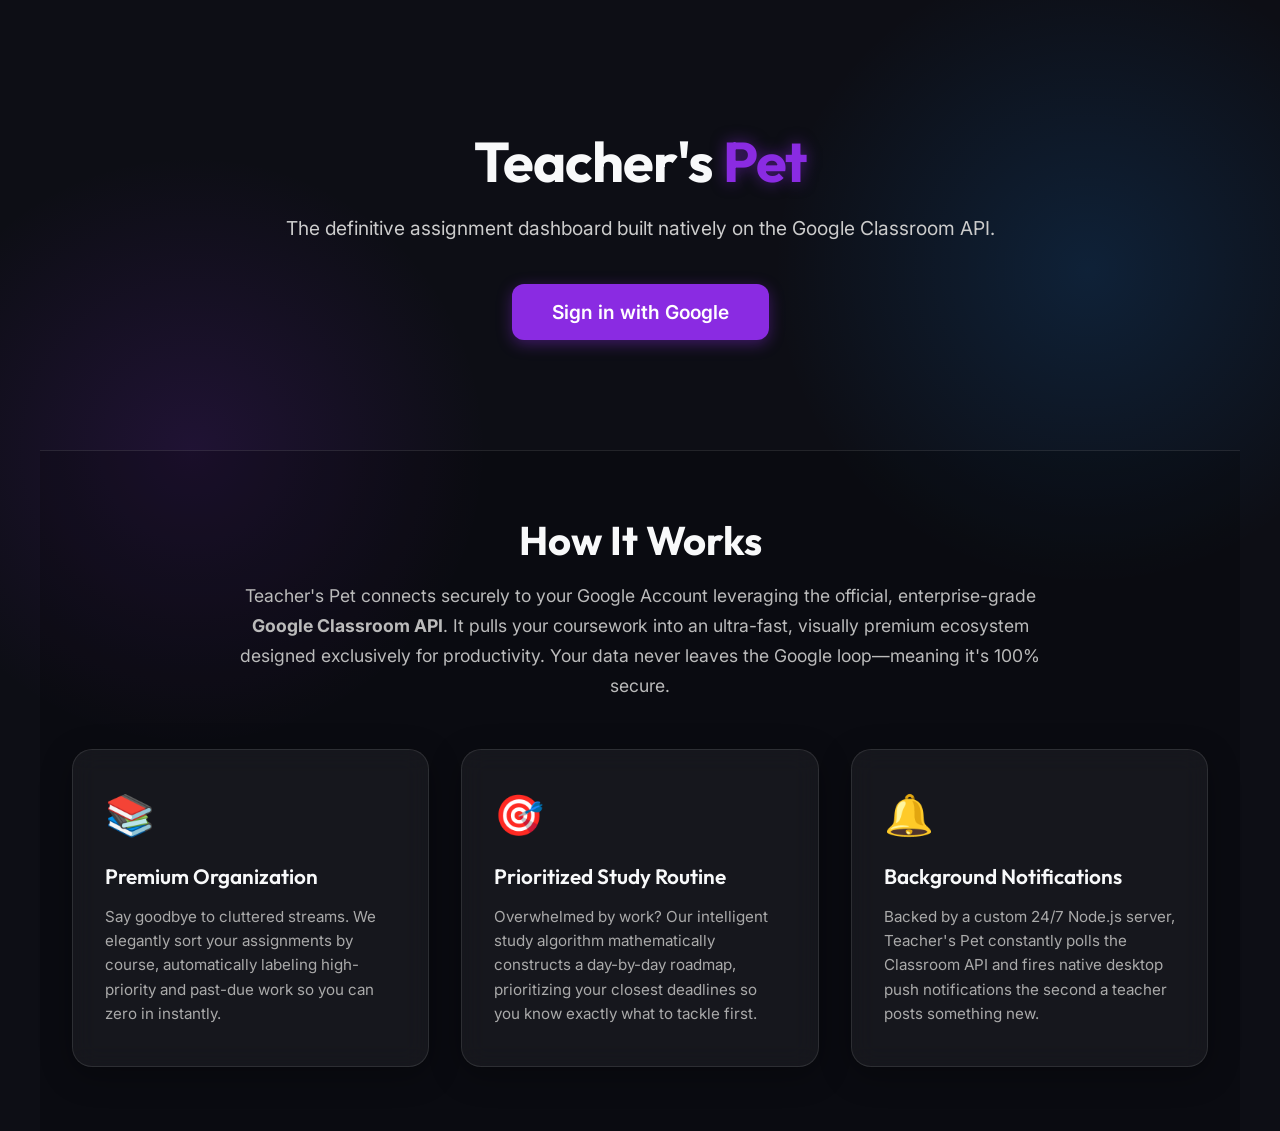
<file: index.html>
<!DOCTYPE html>
<html lang="en">
<head>
    <meta charset="UTF-8">
    <meta name="viewport" content="width=device-width, initial-scale=1.0">
    <title>Teacher's Pet - Dashboard</title>
    <meta name="description" content="A sleek Google Classroom assignment dashboard.">
    <!-- Google Fonts -->
    <link href="https://fonts.googleapis.com/css2?family=Outfit:wght@300;400;600;800&family=Inter:wght@400;500;700&display=swap" rel="stylesheet">
    <!-- Local Styles -->
    <link rel="stylesheet" href="styles.css">
</head>
<body>
    <div id="app-container">
        <!-- Auth View (Landing Page) -->
        <div id="auth-view" class="view active-view">
            <div class="landing-hero fade-in">
                <div class="hero-content">
                    <h1 class="title">Teacher's <span class="accent">Pet</span></h1>
                    <p class="subtitle">The definitive assignment dashboard built natively on the Google Classroom API.</p>
                    <div class="hero-actions">
                        <button id="auth-btn" class="btn primary-btn large-btn">Sign in with Google</button>
                        <button id="revoke-btn" class="btn secondary-btn" style="display: none;">Sign Out</button>
                    </div>
                    <div id="auth-status" class="status-text"></div>
                </div>
            </div>

            <section class="landing-features slide-up">
                <div class="landing-container">
                    <h2 class="section-title">How It Works</h2>
                    <p class="section-desc">Teacher's Pet connects securely to your Google Account leveraging the official, enterprise-grade <strong>Google Classroom API</strong>. It pulls your coursework into an ultra-fast, visually premium ecosystem designed exclusively for productivity. Your data never leaves the Google loop—meaning it's 100% secure.</p>
                    
                    <div class="feature-grid">
                        <div class="glass-panel feature-card">
                            <div class="feature-icon">📚</div>
                            <h3>Premium Organization</h3>
                            <p>Say goodbye to cluttered streams. We elegantly sort your assignments by course, automatically labeling high-priority and past-due work so you can zero in instantly.</p>
                        </div>
                        <div class="glass-panel feature-card">
                            <div class="feature-icon">🎯</div>
                            <h3>Prioritized Study Routine</h3>
                            <p>Overwhelmed by work? Our intelligent study algorithm mathematically constructs a day-by-day roadmap, prioritizing your closest deadlines so you know exactly what to tackle first.</p>
                        </div>
                        <div class="glass-panel feature-card">
                            <div class="feature-icon">🔔</div>
                            <h3>Background Notifications</h3>
                            <p>Backed by a custom 24/7 Node.js server, Teacher's Pet constantly polls the Classroom API and fires native desktop push notifications the second a teacher posts something new.</p>
                        </div>
                    </div>
                </div>
            </section>
        </div>

        <!-- Dashboard View -->
        <div id="dashboard-view" class="view" style="display: none;">
            <header class="glass-header slide-down">
                <div class="header-content">
                    <h2>Teacher's <span class="accent">Pet</span></h2>
                    <div class="user-controls">
                        <button id="refresh-btn" class="icon-btn" title="Refresh Assignments">
                            <svg fill="currentColor" viewBox="0 0 24 24" class="icon"><path d="M17.65 6.35C16.2 4.9 14.21 4 12 4c-4.42 0-7.99 3.58-7.99 8s3.57 8 7.99 8c3.73 0 6.84-2.55 7.73-6h-2.08c-.82 2.33-3.04 4-5.65 4-3.31 0-6-2.69-6-6s2.69-6 6-6c1.66 0 3.14.69 4.22 1.78L13 11h7V4l-2.35 2.35z"/></svg>
                        </button>
                        <button id="signout-btn" class="btn secondary-btn small-btn">Sign Out</button>
                    </div>
                </div>
                <nav class="tab-nav">
                    <button class="tab-btn active" data-tab="assignments-tab">Assignments</button>
                    <button class="tab-btn" data-tab="announcements-tab">Announcements</button>
                    <button class="tab-btn" data-tab="routine-tab">Study Routine</button>
                    <button class="tab-btn" data-tab="archive-tab">Archive</button>
                </nav>
            </header>
            
            <main class="dashboard-content slide-up">
                <div class="filters">
                    <select id="course-filter" class="glass-select">
                        <option value="all">All Courses</option>
                    </select>
                </div>

                <div id="loading-spinner" class="spinner-container" style="display: none;">
                    <div class="spinner"></div>
                    <p>Syncing Classroom Data...</p>
                </div>

                <!-- Tab Sections -->
                <div id="assignments-tab" class="tab-content active">
                    <div id="assignments-progress" class="week-progress-wrapper"></div>
                    <div id="assignments-grid" class="grid">
                        <!-- Dynamic assignment cards go here -->
                    </div>
                </div>

                <div id="announcements-tab" class="tab-content" style="display: none;">
                    <div id="announcements-list" class="feed-list">
                        <!-- Dynamic announcements go here -->
                    </div>
                </div>

                <div id="routine-tab" class="tab-content" style="display: none;">
                    <div id="routine-container" class="routine-layout">
                        <!-- Smart generated routine schedule goes here -->
                    </div>
                </div>

                <div id="archive-tab" class="tab-content" style="display: none;">
                    <div id="archive-list" class="archive-list">
                        <!-- Completed & graded assignments go here -->
                    </div>
                </div>
            </main>
        </div>
    </div>

    <!-- Scripts -->
    <script src="https://accounts.google.com/gsi/client" async defer></script>
    <script src="https://apis.google.com/js/api.js" async defer></script>
    <script type="module" src="app.js"></script>
</body>
</html>
</file>
<file: styles.css>
:root {
  /* Dark Mode Palette */
  --bg-color: #0d0e15;
  --panel-bg: rgba(255, 255, 255, 0.05);
  --panel-border: rgba(255, 255, 255, 0.1);
  --text-main: #f8f9fa;
  --text-muted: #adb5bd;
  
  /* Accents */
  --accent-primary: #8a2be2;
  --accent-hover: #9d4edd;
  
  /* Priorities */
  --priority-high: #ff4d4f;
  --priority-high-bg: rgba(255, 77, 79, 0.15);
  --priority-medium: #faad14;
  --priority-medium-bg: rgba(250, 173, 20, 0.15);
  --priority-low: #52c41a;
  --priority-low-bg: rgba(82, 196, 26, 0.15);

  /* Status */
  --status-turned-in: #52c41a;
  --status-missing: #ff4d4f;
  --status-assigned: #1890ff;
  
  --font-heading: 'Outfit', sans-serif;
  --font-body: 'Inter', sans-serif;
}

* {
  box-sizing: border-box;
  margin: 0;
  padding: 0;
}

body {
  font-family: var(--font-body);
  background: var(--bg-color);
  color: var(--text-main);
  background-image: 
    radial-gradient(circle at 15% 50%, rgba(138, 43, 226, 0.15), transparent 25%),
    radial-gradient(circle at 85% 30%, rgba(24, 144, 255, 0.15), transparent 25%);
  background-attachment: fixed;
  min-height: 100vh;
  overflow-x: hidden;
}

/* Typography */
h1, h2, h3 {
  font-family: var(--font-heading);
  font-weight: 700;
}

.title {
  font-size: 3.5rem;
  margin-bottom: 0.5rem;
  letter-spacing: -1px;
}

.subtitle {
  font-size: 1.1rem;
  color: var(--text-muted);
  margin-bottom: 2rem;
}

.accent {
  color: var(--accent-primary);
  text-shadow: 0 0 15px rgba(138, 43, 226, 0.5);
}

/* Glassmorphism Classes */
.glass-panel {
  background: var(--panel-bg);
  border: 1px solid var(--panel-border);
  backdrop-filter: blur(12px);
  -webkit-backdrop-filter: blur(12px);
  border-radius: 20px;
  padding: 3rem 2rem;
  box-shadow: 0 8px 32px 0 rgba(0, 0, 0, 0.3);
}

.glass-header {
  background: rgba(13, 14, 21, 0.8);
  backdrop-filter: blur(16px);
  -webkit-backdrop-filter: blur(16px);
  border-bottom: 1px solid var(--panel-border);
  position: sticky;
  top: 0;
  z-index: 100;
  padding: 1rem 0;
}

/* Buttons */
.btn {
  font-family: var(--font-body);
  font-weight: 600;
  padding: 0.8rem 1.5rem;
  border-radius: 12px;
  border: none;
  cursor: pointer;
  transition: all 0.3s cubic-bezier(0.25, 0.8, 0.25, 1);
  display: inline-flex;
  align-items: center;
  justify-content: center;
}

.primary-btn {
  background: var(--accent-primary);
  color: #fff;
  box-shadow: 0 4px 15px rgba(138, 43, 226, 0.4);
}

.primary-btn:hover {
  background: var(--accent-hover);
  transform: translateY(-2px);
  box-shadow: 0 6px 20px rgba(138, 43, 226, 0.6);
}

.secondary-btn {
  background: rgba(255, 255, 255, 0.1);
  color: var(--text-main);
  border: 1px solid var(--panel-border);
}

.secondary-btn:hover {
  background: rgba(255, 255, 255, 0.15);
  transform: translateY(-2px);
}

.icon-btn {
  background: transparent;
  border: none;
  color: var(--text-muted);
  cursor: pointer;
  padding: 0.5rem;
  border-radius: 50%;
  transition: all 0.2s ease;
  display: flex;
  align-items: center;
}

.icon-btn:hover {
  background: var(--panel-bg);
  color: var(--text-main);
  transform: rotate(15deg);
}

.icon {
  width: 24px;
  height: 24px;
}

/* Layouts */
.text-center { text-align: center; }

#app-container {
  max-width: 1200px;
  margin: 0 auto;
  min-height: 100vh;
  display: flex;
  flex-direction: column;
}

.view {
  flex: 1;
  width: 100%;
}

#auth-view {
  display: flex;
  flex-direction: column;
  align-items: center;
  justify-content: flex-start;
  min-height: 100vh;
}

/* Landing Page Styles */
.landing-hero {
  width: 100%;
  padding: 6rem 2rem 4rem;
  text-align: center;
  display: flex;
  flex-direction: column;
  align-items: center;
  justify-content: center;
  min-height: 50vh;
}

.hero-content {
  max-width: 800px;
}

.hero-content .title {
  font-size: 3.5rem;
  margin-bottom: 1rem;
}

.hero-content .subtitle {
  font-size: 1.2rem;
  color: #ccc;
  margin-bottom: 2.5rem;
  line-height: 1.6;
}

.hero-actions {
  display: flex;
  gap: 1rem;
  justify-content: center;
  margin-bottom: 1rem;
}

.large-btn {
  font-size: 1.2rem;
  padding: 1rem 2.5rem;
}

.landing-features {
  width: 100%;
  padding: 4rem 2rem;
  background: rgba(0, 0, 0, 0.2);
  border-top: 1px solid var(--panel-border);
  flex: 1;
}

.landing-container {
  max-width: 1200px;
  margin: 0 auto;
}

.section-title {
  font-size: 2.5rem;
  font-weight: 700;
  margin-bottom: 1rem;
  text-align: center;
}

.section-desc {
  font-size: 1.1rem;
  color: #bbb;
  text-align: center;
  max-width: 800px;
  margin: 0 auto 3rem;
  line-height: 1.7;
}

.feature-grid {
  display: grid;
  grid-template-columns: repeat(auto-fit, minmax(300px, 1fr));
  gap: 2rem;
}

.feature-card {
  padding: 2.5rem 2rem;
  text-align: left;
  display: flex;
  flex-direction: column;
  gap: 1rem;
  border-radius: 20px;
  transition: transform 0.3s ease, box-shadow 0.3s ease;
}

.feature-card:hover {
  transform: translateY(-8px);
  box-shadow: 0 12px 40px rgba(157, 78, 221, 0.15);
}

.feature-icon {
  font-size: 2.5rem;
  margin-bottom: 0.5rem;
}

.feature-card h3 {
  font-size: 1.3rem;
  color: var(--text-main);
  font-weight: 600;
}

.feature-card p {
  color: #aaa;
  line-height: 1.6;
  font-size: 0.95rem;
}

.header-content {
  max-width: 1200px;
  margin: 0 auto;
  display: flex;
  justify-content: space-between;
  align-items: center;
  padding: 0 2rem;
}

.user-controls {
  display: flex;
  align-items: center;
  gap: 1rem;
}

.dashboard-content {
  padding: 2rem;
}

/* Filter Select */
.filters {
  margin-bottom: 2rem;
  display: flex;
  justify-content: flex-end;
}

.glass-select {
  background: var(--panel-bg);
  color: var(--text-main);
  border: 1px solid var(--panel-border);
  border-radius: 10px;
  padding: 0.6rem 1rem;
  font-family: var(--font-body);
  font-size: 0.95rem;
  cursor: pointer;
  outline: none;
  backdrop-filter: blur(10px);
  -webkit-appearance: none;
}

.glass-select option {
  background: var(--bg-color);
  color: var(--text-main);
}

/* Grid */
.grid {
  display: grid;
  grid-template-columns: repeat(auto-fill, minmax(320px, 1fr));
  gap: 1.5rem;
}

/* Cards */
.assignment-card {
  background: var(--panel-bg);
  border: 1px solid var(--panel-border);
  border-radius: 16px;
  padding: 1.5rem;
  transition: all 0.3s ease;
  position: relative;
  overflow: hidden;
  display: flex;
  flex-direction: column;
  gap: 1rem;
}

.assignment-card::before {
  content: '';
  position: absolute;
  top: 0;
  left: 0;
  width: 4px;
  height: 100%;
  background: var(--accent-primary);
  transition: width 0.3s ease;
  opacity: 0.7;
}

.assignment-card:hover {
  transform: translateY(-5px);
  box-shadow: 0 10px 30px rgba(0, 0, 0, 0.4);
  border-color: rgba(255, 255, 255, 0.2);
}

.assignment-card:hover::before {
  width: 8px;
}

/* Priority Borders */
.priority-high::before { background: var(--priority-high); }
.priority-medium::before { background: var(--priority-medium); }
.priority-low::before { background: var(--priority-low); }

/* Card Content */
.card-header {
  display: flex;
  justify-content: space-between;
  align-items: flex-start;
  gap: 1rem;
}

.course-name {
  font-size: 0.8rem;
  text-transform: uppercase;
  letter-spacing: 1px;
  color: var(--text-muted);
  font-weight: 600;
  margin-bottom: 0.25rem;
}

.assignment-title {
  font-size: 1.25rem;
  font-family: var(--font-heading);
  line-height: 1.4;
  word-break: break-word;
}

/* Badges */
.badge {
  padding: 0.35rem 0.75rem;
  border-radius: 20px;
  font-size: 0.75rem;
  font-weight: 600;
  white-space: nowrap;
}

.badge-high { background: var(--priority-high-bg); color: var(--priority-high); }
.badge-medium { background: var(--priority-medium-bg); color: var(--priority-medium); }
.badge-low { background: var(--priority-low-bg); color: var(--priority-low); }

.card-footer {
  margin-top: auto;
  display: flex;
  justify-content: space-between;
  align-items: center;
  padding-top: 1rem;
  border-top: 1px solid rgba(255, 255, 255, 0.05);
}

.due-date {
  font-size: 0.85rem;
  color: var(--text-muted);
  display: flex;
  align-items: center;
  gap: 0.4rem;
}

.status {
  font-size: 0.85rem;
  font-weight: 600;
}

.status.turned-in { color: var(--status-turned-in); }
.status.missing { color: var(--status-missing); }
.status.assigned { color: var(--status-assigned); }

/* Spinner */
.spinner-container {
  display: flex;
  flex-direction: column;
  align-items: center;
  justify-content: center;
  padding: 4rem 0;
  gap: 1rem;
  color: var(--text-muted);
}

.spinner {
  width: 40px;
  height: 40px;
  border: 4px solid var(--panel-border);
  border-top-color: var(--accent-primary);
  border-radius: 50%;
  animation: spin 1s linear infinite;
}

/* Animations */
@keyframes spin {
  to { transform: rotate(360deg); }
}

.fade-in { animation: fadeIn 0.8s cubic-bezier(0.16, 1, 0.3, 1) forwards; }
.slide-up { animation: slideUp 0.8s cubic-bezier(0.16, 1, 0.3, 1) forwards; opacity: 0; }
.slide-down { animation: slideDown 0.6s cubic-bezier(0.16, 1, 0.3, 1) forwards; }

@keyframes fadeIn {
  from { opacity: 0; }
  to { opacity: 1; }
}

@keyframes slideUp {
  from { opacity: 0; transform: translateY(30px); }
  to { opacity: 1; transform: translateY(0); }
}

@keyframes slideDown {
  from { opacity: 0; transform: translateY(-30px); }
  to { opacity: 1; transform: translateY(0); }
}

/* Animations Staggering for Cards */
.stagger-1 { animation-delay: 0.1s; }
.stagger-2 { animation-delay: 0.2s; }
.stagger-3 { animation-delay: 0.3s; }
.stagger-4 { animation-delay: 0.4s; }
.stagger-5 { animation-delay: 0.5s; }

/* Status Text Auth */
#auth-status {
  margin-top: 1rem;
  color: var(--text-muted);
  font-size: 0.9rem;
}

/* Sleek Tooltip for Descriptions */
.assignment-card {
  overflow: visible; /* Changed from hidden to allow tooltip overflow */
}
.assignment-card::before {
  border-radius: 16px 0 0 16px; 
}
.card-tooltip {
  position: absolute;
  bottom: calc(100% + 15px);
  left: 50%;
  transform: translateX(-50%) translateY(15px);
  width: 280px;
  background: rgba(13, 14, 21, 0.95);
  backdrop-filter: blur(12px);
  border: 1px solid var(--accent-primary);
  border-radius: 12px;
  padding: 1rem;
  color: var(--text-main);
  font-size: 0.85rem;
  line-height: 1.5;
  box-shadow: 0 10px 30px rgba(0,0,0,0.7);
  opacity: 0;
  visibility: hidden;
  transition: all 0.3s cubic-bezier(0.25, 0.8, 0.25, 1);
  pointer-events: none;
  z-index: 999;
  max-height: 200px;
  overflow-y: auto;
}
.card-tooltip::after {
  content: '';
  position: absolute;
  top: 100%;
  left: 50%;
  transform: translateX(-50%);
  border-width: 8px;
  border-style: solid;
  border-color: var(--accent-primary) transparent transparent transparent;
}
.assignment-card:hover .card-tooltip {
  opacity: 1;
  visibility: visible;
  transform: translateX(-50%) translateY(0);
}

/* Tab Navigation */
.tab-nav {
  display: flex;
  gap: 1rem;
  margin-top: 1rem;
  padding: 0 2rem;
  max-width: 1200px;
  margin-left: auto;
  margin-right: auto;
}
.tab-btn {
  background: transparent;
  color: var(--text-muted);
  border: none;
  font-family: var(--font-heading);
  font-size: 1.1rem;
  font-weight: 600;
  padding: 0.5rem 1rem;
  cursor: pointer;
  border-bottom: 2px solid transparent;
  transition: all 0.3s ease;
}
.tab-btn:hover {
  color: var(--text-main);
}
.tab-btn.active {
  color: var(--accent-primary);
  border-bottom: 2px solid var(--accent-primary);
}

/* Feed List for Announcements */
.feed-list {
  display: flex;
  flex-direction: column;
  gap: 1.5rem;
  max-width: 800px;
  margin: 0 auto;
}
.announcement-card {
  background: var(--panel-bg);
  border: 1px solid var(--panel-border);
  border-radius: 16px;
  padding: 1.5rem;
  box-shadow: 0 8px 32px 0 rgba(0, 0, 0, 0.2);
  display: flex;
  flex-direction: column;
  gap: 0.8rem;
}
.announcement-meta {
  display: flex;
  justify-content: space-between;
  font-size: 0.85rem;
  color: var(--text-muted);
}
.announcement-text {
  font-size: 1rem;
  line-height: 1.6;
}

/* Routine Layout */
.routine-layout {
  max-width: 800px;
  margin: 0 auto;
  display: flex;
  flex-direction: column;
  gap: 2rem;
}
.routine-summary {
  text-align: center;
  font-size: 1.2rem;
  color: var(--accent-primary);
  font-family: var(--font-heading);
}
.timeline-item {
  display: flex;
  gap: 1.5rem;
  position: relative;
}
.timeline-item::before {
  content: '';
  position: absolute;
  top: 0;
  bottom: -2rem;
  left: 20px;
  width: 2px;
  background: var(--panel-border);
  z-index: 0;
}
.timeline-item:last-child::before {
  display: none;
}
.timeline-time {
  background: var(--accent-primary);
  color: #fff;
  border-radius: 50%;
  width: 40px;
  height: 40px;
  display: flex;
  align-items: center;
  justify-content: center;
  font-weight: bold;
  font-size: 0.8rem;
  z-index: 1;
  flex-shrink: 0;
  box-shadow: 0 0 15px rgba(138,43,226,0.5);
}
.timeline-content {
  background: var(--panel-bg);
  border: 1px solid var(--panel-border);
  border-radius: 16px;
  padding: 1.5rem;
  flex: 1;
  z-index: 1;
  transition: all 0.3s ease;
}

/* Progress Bar */
.routine-progress-container {
  width: 100%;
  margin: 0 auto 1.5rem;
  background: var(--panel-bg);
  border: 1px solid var(--panel-border);
  border-radius: 20px;
  height: 24px;
  position: relative;
  overflow: hidden;
  box-shadow: inset 0 2px 4px rgba(0,0,0,0.5);
}
.routine-progress-fill {
  background: linear-gradient(90deg, var(--accent-primary), var(--accent-hover));
  height: 100%;
  width: 0%;
  transition: width 0.6s cubic-bezier(0.25, 1, 0.5, 1);
  border-radius: 20px;
  position: absolute;
  left:0; top:0;
}
.routine-progress-text {
  position: absolute;
  width: 100%;
  text-align: center;
  font-size: 0.75rem;
  font-weight: 600;
  line-height: 24px;
  color: #fff;
  z-index: 2;
  text-shadow: 0 1px 2px rgba(0,0,0,0.8);
}

/* Checkmark Button */
.timeline-task-header {
  display: flex;
  justify-content: space-between;
  align-items: flex-start;
  margin-bottom: 0.4rem;
}
.check-btn {
  background: transparent;
  border: 2px solid var(--text-muted);
  width: 26px;
  height: 26px;
  border-radius: 50%;
  cursor: pointer;
  display: flex;
  align-items: center;
  justify-content: center;
  transition: all 0.3s ease;
  flex-shrink: 0;
  padding: 0;
  outline: none;
}
.check-btn:hover {
  border-color: var(--priority-low);
  transform: scale(1.1);
}
.check-btn svg {
  width: 14px; height: 14px;
  stroke-dasharray: 20;
  stroke-dashoffset: 20;
  transition: stroke-dashoffset 0.4s ease 0.1s;
  stroke: transparent;
}

/* Completed State */
.timeline-item.completed .check-btn {
  background: var(--priority-low);
  border-color: var(--priority-low);
  box-shadow: 0 0 15px rgba(82, 196, 26, 0.4);
}
.timeline-item.completed .check-btn svg {
  stroke-dashoffset: 0;
  stroke: #fff;
}
.timeline-item.completed .timeline-content {
  opacity: 0.5;
  border-color: var(--panel-border) !important;
  box-shadow: none !important;
  animation: none !important;
}
.timeline-item.completed strong {
  text-decoration: line-through;
  color: var(--text-muted);
}

/* Active Task Pulse */
.timeline-item.active-task .timeline-content {
  animation: borderPulse 2.5s infinite ease-in-out;
  border-color: var(--accent-primary);
}

@keyframes borderPulse {
  0% { box-shadow: 0 0 0 0 rgba(138, 43, 226, 0.4); }
  70% { box-shadow: 0 0 0 10px rgba(138, 43, 226, 0); }
  100% { box-shadow: 0 0 0 0 rgba(138, 43, 226, 0); }
}

/* ============================
   Weekly Progress Bar
   ============================ */
.week-progress-wrapper {
  margin-bottom: 1.5rem;
  padding: 0.75rem 1rem;
  background: var(--panel-bg);
  border: 1px solid var(--panel-border);
  border-radius: 12px;
  backdrop-filter: blur(10px);
}

.week-progress-label {
  display: flex;
  justify-content: space-between;
  font-size: 0.85rem;
  color: var(--text-muted);
  margin-bottom: 0.5rem;
}

.week-progress-track {
  height: 4px;
  background: rgba(255, 255, 255, 0.08);
  border-radius: 99px;
  overflow: hidden;
}

.week-progress-fill {
  height: 100%;
  background: linear-gradient(90deg, var(--accent-primary), #1890ff);
  border-radius: 99px;
  transition: width 0.8s cubic-bezier(0.4, 0, 0.2, 1);
}

/* ============================
   Completed Card Styling
   ============================ */
.assignment-card.card-completed {
  filter: saturate(0.4) opacity(0.75);
  transition: filter 0.3s ease, opacity 0.3s ease, transform 0.3s ease;
}

.assignment-card.card-completed:hover {
  filter: saturate(0.7) opacity(0.9);
  transform: translateY(-2px);
}

.completed-watermark {
  position: absolute;
  top: 50%;
  right: 1.5rem;
  transform: translateY(-50%);
  font-size: 4rem;
  font-weight: 800;
  color: rgba(82, 196, 26, 0.12);
  pointer-events: none;
  user-select: none;
  line-height: 1;
}

/* ============================
   Archive Tab
   ============================ */
.archive-list {
  display: flex;
  flex-direction: column;
  gap: 0.75rem;
}

.archive-item {
  display: flex;
  align-items: center;
  gap: 1rem;
  background: var(--panel-bg);
  border: 1px solid var(--panel-border);
  border-radius: 12px;
  padding: 1rem 1.25rem;
  transition: all 0.25s ease;
}

.archive-item:hover {
  background: rgba(255, 255, 255, 0.08);
  transform: translateX(4px);
}

.archive-check {
  width: 32px;
  height: 32px;
  min-width: 32px;
  border-radius: 50%;
  background: rgba(82, 196, 26, 0.15);
  border: 1.5px solid rgba(82, 196, 26, 0.4);
  color: #52c41a;
  display: flex;
  align-items: center;
  justify-content: center;
  font-size: 1rem;
  font-weight: 700;
}

.archive-info {
  flex: 1;
  min-width: 0;
}

.archive-course {
  font-size: 0.75rem;
  color: var(--text-muted);
  text-transform: uppercase;
  letter-spacing: 0.05em;
  margin-bottom: 0.2rem;
}

.archive-title {
  font-size: 0.95rem;
  font-weight: 500;
  color: var(--text-main);
  white-space: nowrap;
  overflow: hidden;
  text-overflow: ellipsis;
}

.archive-date {
  font-size: 0.78rem;
  color: var(--text-muted);
  margin-top: 0.2rem;
}

.archive-grade {
  text-align: right;
  flex-shrink: 0;
}

.grade-score {
  display: block;
  font-size: 1.1rem;
  font-weight: 700;
}

.grade-pct {
  display: block;
  font-size: 0.78rem;
  color: var(--text-muted);
  margin-top: 0.1rem;
}
</file>
